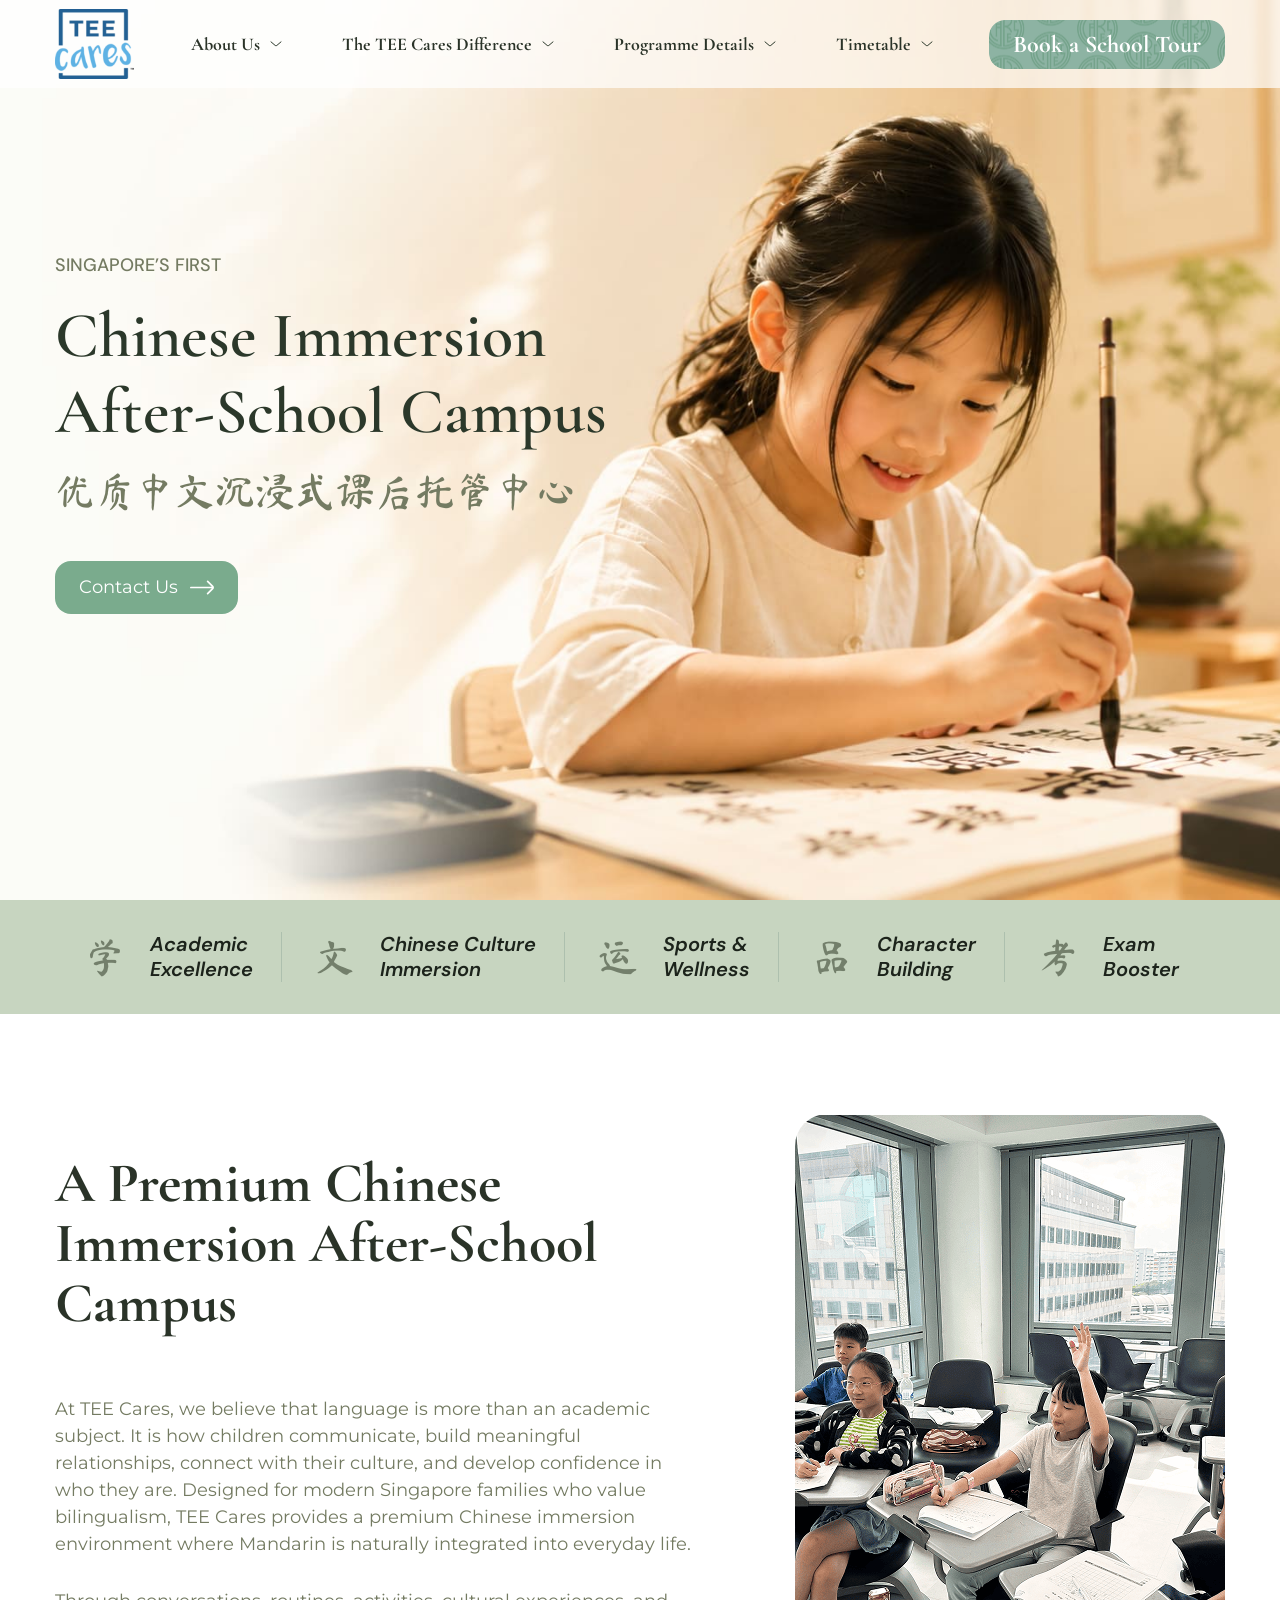
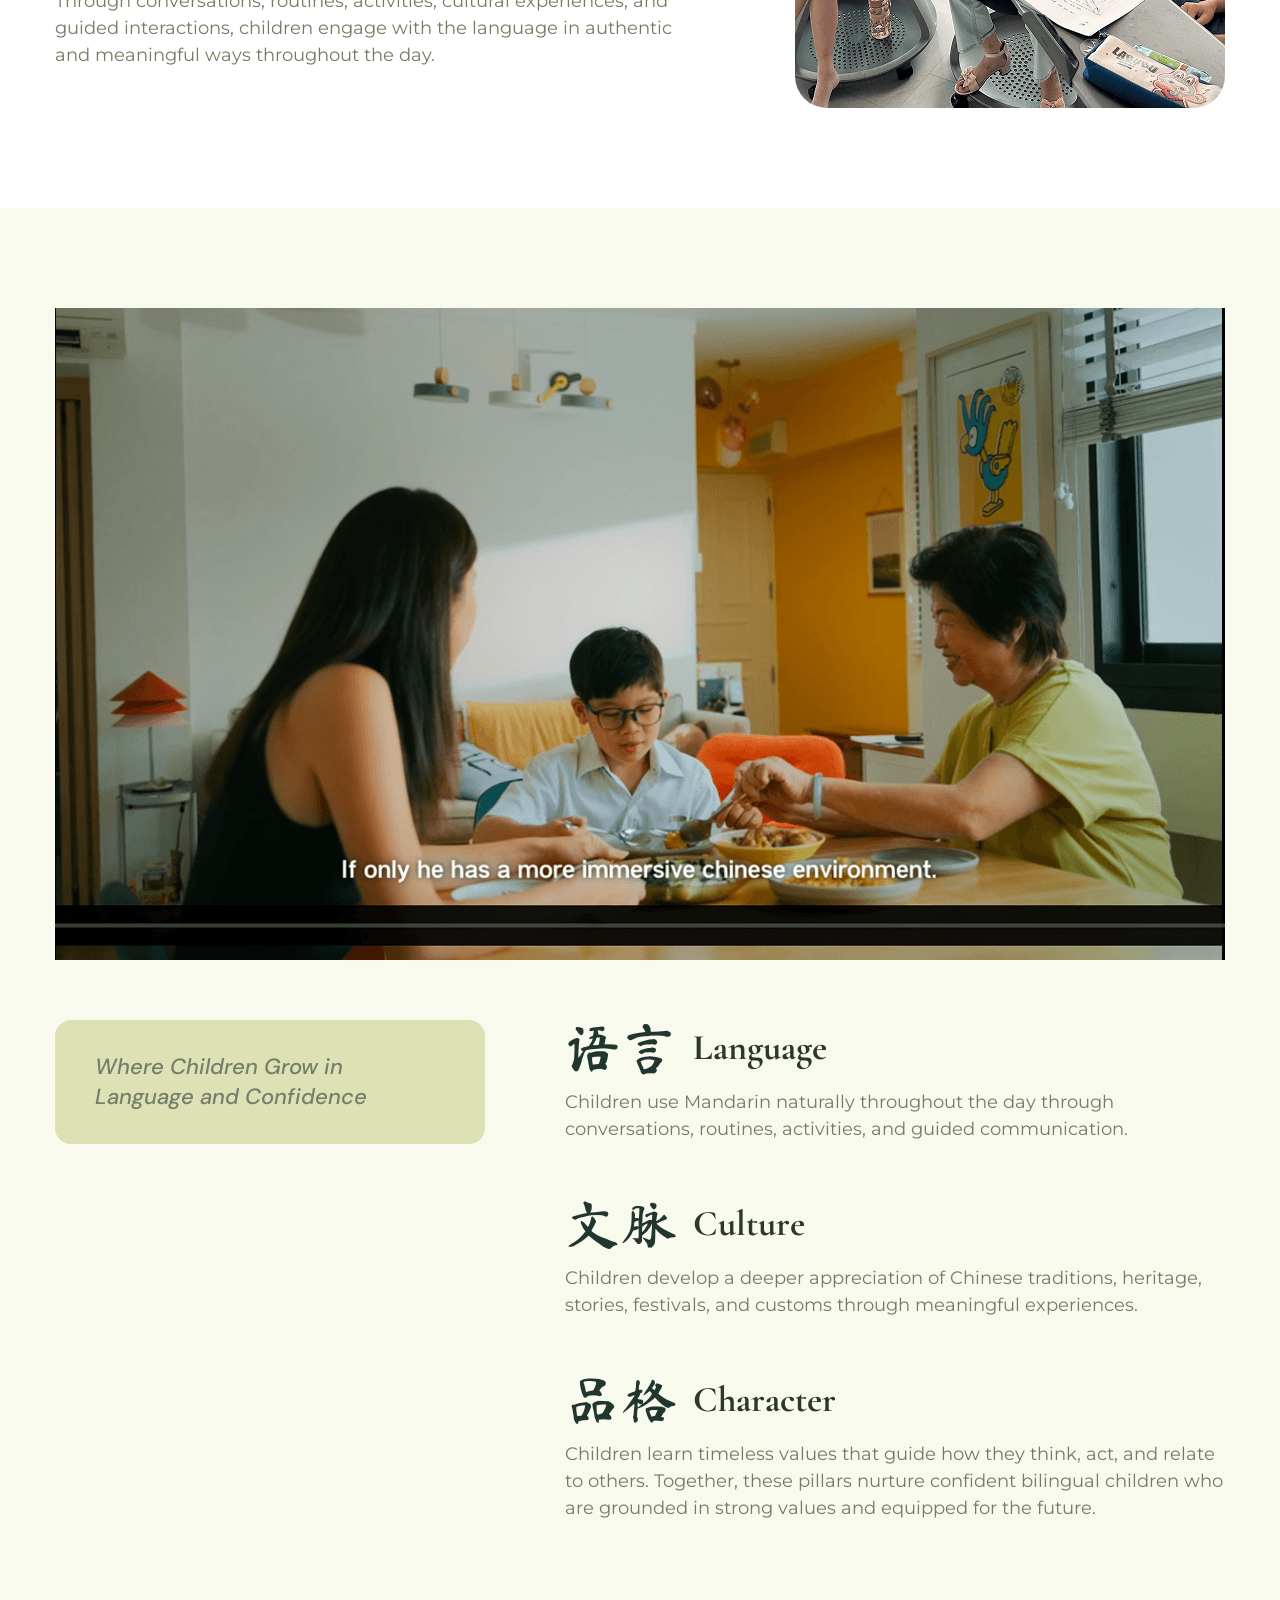
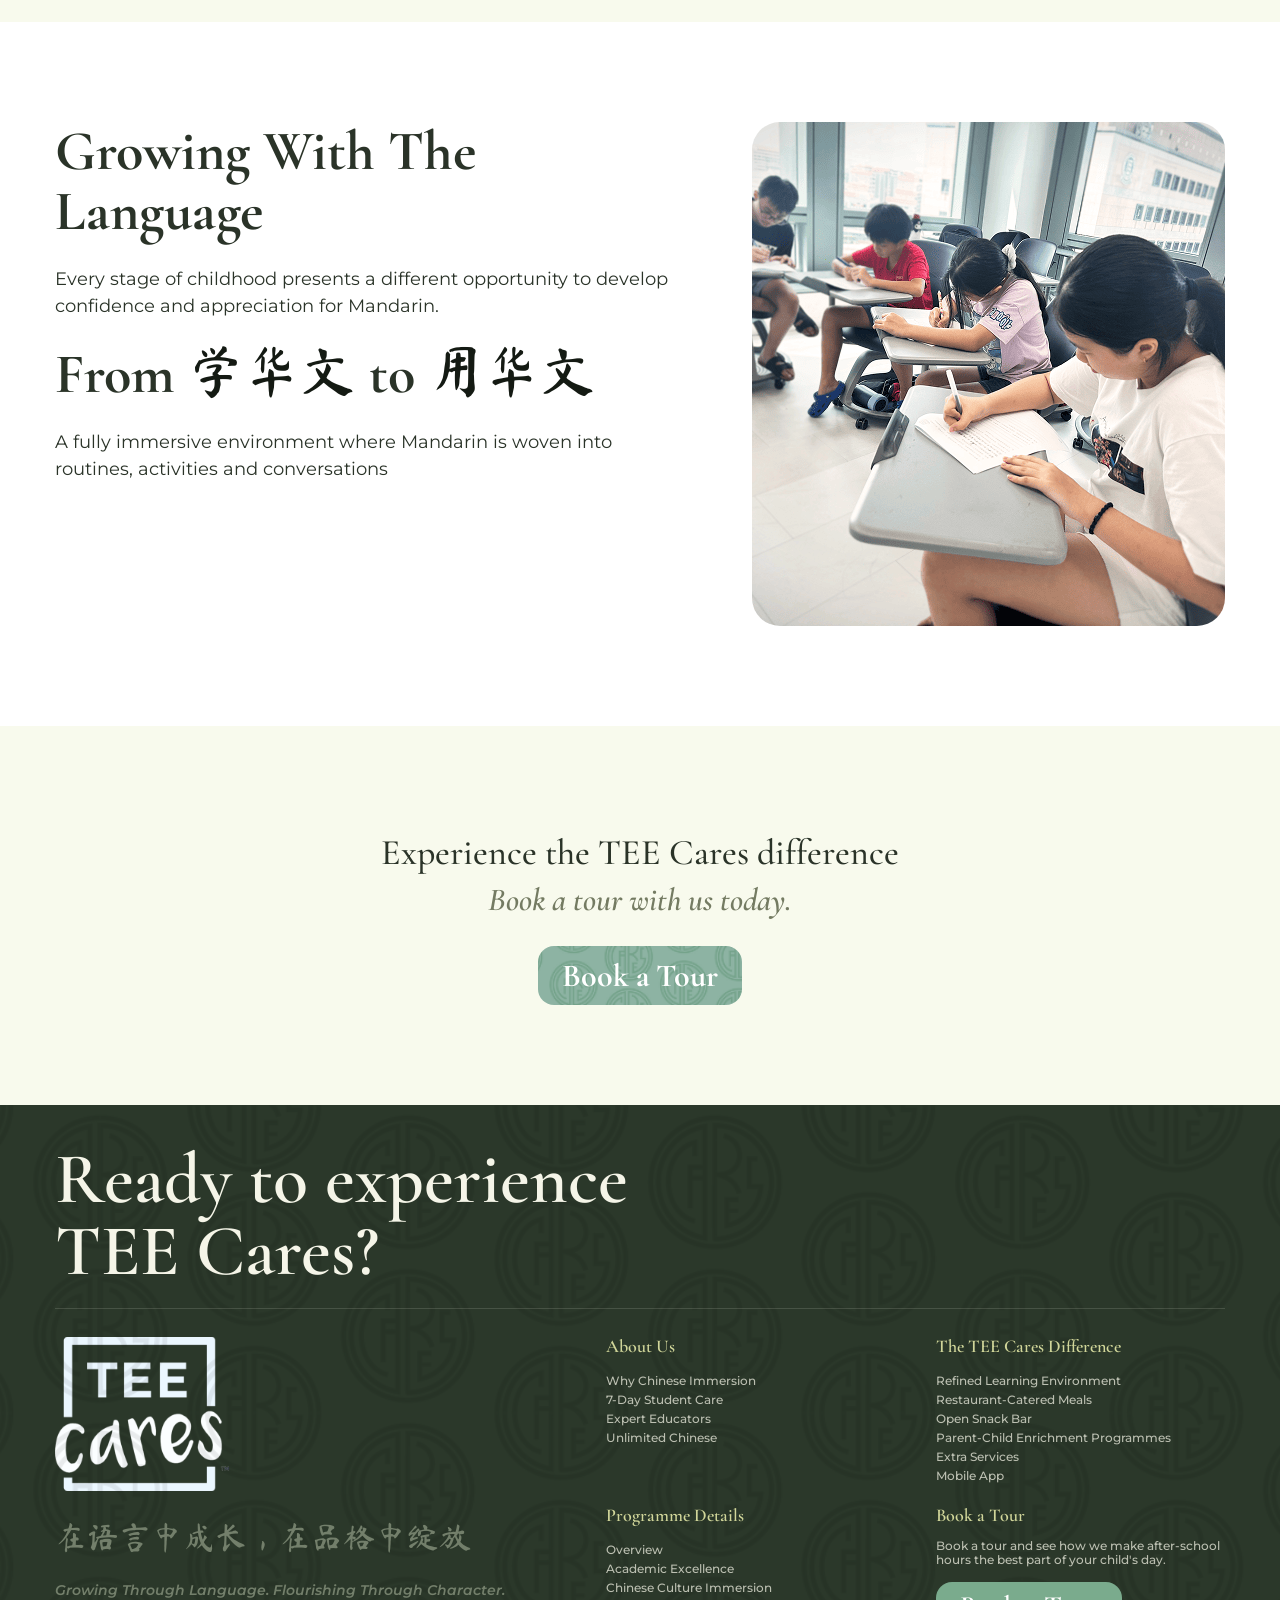
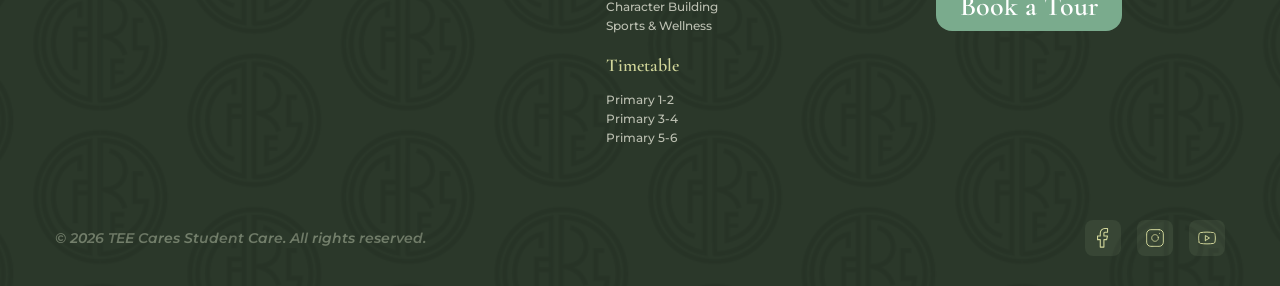
<file: index.html>
<!doctype html>
<html lang="en">

<head>
	<meta charset="UTF-8" />
	<meta name="viewport" content="width=device-width, initial-scale=1.0" />
	<title>TeeCares</title>
	<link rel="stylesheet" href="./assets/css/main.css" />
	<link rel="stylesheet" href="https://cdn.jsdelivr.net/npm/swiper@8/swiper-bundle.min.css">
	<link rel="stylesheet" href="https://cdn.jsdelivr.net/npm/aos@2.3.4/dist/aos.css">
	<link rel="preconnect" href="https://fonts.googleapis.com">
	<link rel="preconnect" href="https://fonts.gstatic.com" crossorigin>
	<link
		href="https://fonts.googleapis.com/css2?family=Cormorant+Garamond:wght@300;400;500;600;700&family=DM+Sans:wght@100..1000&family=Ma+Shan+Zheng&family=Montserrat:wght@100..900&display=swap"
		rel="stylesheet">
</head>

<body>
	<!-- Header -->
	<header id="masthead" class="site-header">
		<div class="container">
			<div class="main-navigation">
				<div class="header">
					<div class="header__container">
						<div class="header__logo">
							<a href="./index.html">
								<img loading="lazy" class="img-full" src="./assets/img/logo.svg" alt="TEE Cares logo">
							</a>
						</div>

						<nav class="header__nav js-nav">
							<ul>

								<li class="menu-item menu-item-has-children">

									<a href="./about.html">
										About Us
									</a>

									<ul class="sub-menu">

										<li class="menu-item">
											<a href="#">
												Primary 1-2
											</a>
										</li>

										<li class="menu-item">
											<a href="#">
												Primary 3-4
											</a>
										</li>

										<li class="menu-item">
											<a href="#">
												Primary 5-6
											</a>
										</li>

									</ul>

								</li>

								<li class="menu-item menu-item-has-children">

									<a href="#">
										The TEE Cares Difference
									</a>

									<ul class="sub-menu">

										<li class="menu-item">
											<a href="#">
												Primary 1-2
											</a>
										</li>

										<li class="menu-item">
											<a href="#">
												Primary 3-4
											</a>
										</li>

										<li class="menu-item">
											<a href="#">
												Primary 5-6
											</a>
										</li>

									</ul>

								</li>

								<li class="menu-item menu-item-has-children">

									<a href="./day-student-care.html">
										Programme Details
									</a>

									<ul class="sub-menu">

										<li class="menu-item">
											<a href="#">
												Primary 1-2
											</a>
										</li>

										<li class="menu-item">
											<a href="#">
												Primary 3-4
											</a>
										</li>

										<li class="menu-item">
											<a href="#">
												Primary 5-6
											</a>
										</li>

									</ul>

								</li>

								<li class="menu-item menu-item-has-children">

									<a href="#">
										Timetable
									</a>

									<ul class="sub-menu">

										<li class="menu-item">
											<a href="#">
												Primary 1-2
											</a>
										</li>

										<li class="menu-item">
											<a href="#">
												Primary 3-4
											</a>
										</li>

										<li class="menu-item">
											<a href="#">
												Primary 5-6
											</a>
										</li>

									</ul>

								</li>

							</ul>

							<div class="header__cta sp-only">
								<a href="#" class="btn btn-primary">
									Book a School Tour
								</a>
							</div>
						</nav>

						<!-- CTA -->
						<div class="header__actions">
							<a href="#" class="btn btn-primary">
								Book a School Tour
							</a>
						</div>

						<div class="header__toggle sp-only js-menu-toggle">
							<span></span>
							<span></span>
							<span></span>
						</div>
					</div>
				</div>
			</div>
		</div>
		<div class="header-overlay js-header-overlay"></div>
	</header>

	<!-- Main content -->
	<main class="no-padding">
		<section class="mv" style="background-image: url(./assets/img/mv.jpg);">
			<div class="container mv__wrapper">
				<div class="mv__introduce">
					<p data-aos="fade-up" data-aos-delay="200">
						SINGAPORE’S FIRST
					</p>
					<h1 data-aos="fade-up" data-aos-delay="400">
						Chinese Immersion After-School Campus
					</h1>
					<h2 data-aos="fade-up" data-aos-delay="600">
						优质中文沉浸式课后托管中心
					</h2>
					<div class="mv__contact" data-aos="fade-up" data-aos-delay="800">
						<a href="#" class="btn btn-secondary">
							<span class="btn__text">Contact Us</span>
	
							<span class="btn__icon"></span>
						</a>
					</div>
				</div>
			</div>
		</section>

		<section class="areas">
			<div class="container areas__container">
				<div class="home-col-5 swiper">
					<div class="swiper-wrapper">
						<div class="swiper-slide">
							<div class="areas__content">
								<div class="areas__sign">学</div>
								<div class="areas__name">Academic <br>Excellence</div>
							</div>
						</div>

						<div class="swiper-slide">
							<div class="areas__content">
								<div class="areas__sign">文</div>
								<div class="areas__name">
									Chinese Culture <br />Immersion
								</div>
							</div>
						</div>

						<div class="swiper-slide">
							<div class="areas__content">
								<div class="areas__sign">运</div>
								<div class="areas__name">
									Sports &amp; <br />Wellness
								</div>
							</div>
						</div>

						<div class="swiper-slide">
							<div class="areas__content">
								<div class="areas__sign">品</div>
								<div class="areas__name">
									Character <br />Building
								</div>
							</div>
						</div>

						<div class="swiper-slide">
							<div class="areas__content">
								<div class="areas__sign">考</div>
								<div class="areas__name">Exam <br />Booster</div>
							</div>
						</div>
					</div>
				</div>
			</div>
		</section>

		<section class="immersion py-100">
			<div class="container">
				<div class="immersion__core">
					<article class="immersion__info">
						<h2 class="immersion__title paragraph-title" data-aos="fade-up" data-aos-delay="200">
							A Premium Chinese Immersion After-School Campus
						</h2>
						<p class="immersion__p1 paragraph-text" data-aos="fade-up" data-aos-delay="400">
							At TEE Cares, we believe that language is more than an academic
							subject. It is how children communicate, build meaningful
							relationships, connect with their culture, and develop confidence
							in who they are. Designed for modern Singapore families who value
							bilingualism, TEE Cares provides a premium Chinese immersion
							environment where Mandarin is naturally integrated into everyday
							life.
						</p>
						<p class="immersion__p2 paragraph-text" data-aos="fade-up" data-aos-delay="600">
							Through conversations, routines, activities, cultural experiences,
							and guided interactions, children engage with the language in
							authentic and meaningful ways throughout the day.
						</p>
					</article>
					<div class="immersion__img">
						<img loading="lazy" class="img-full" src="./assets/img/campus.png"
							alt="A Premium Chinese Immersion After-School Campus" />
					</div>
				</div>
			</div>
		</section>

		<section class="value py-100">
			<div class="container">
				<div class="value__video">
					<img loading="lazy" class="img-full" src="./assets/img/video1.png"
						alt="A Premium Chinese Immersion After-School Campus" />
				</div>
				<div class="value__info">
					<div class="value__grow">
						<div class="value__slogan font-dms" data-aos="fade-up" data-aos-delay="200">
							Where Children Grow in <br class="value__br" />Language and Confidence
						</div>
					</div>
					<article class="value__core">
						<div class="value__area">
							<h2 class="value__title" data-aos="fade-up" data-aos-delay="400">
								<span class="value__cn-title font-msz">语言</span>
								<span class="value__en-title font-cg">Language</span>
							</h2>
							<p class="value__reason paragraph-text" data-aos="fade-up" data-aos-delay="600">
								Children use Mandarin naturally throughout the day through
								conversations, routines, activities, and guided communication.
							</p>
						</div>
						<div class="value__area">
							<h2 class="value__title" data-aos="fade-up" data-aos-delay="800">
								<span class="value__cn-title font-msz">文脉</span>
								<span class="value__en-title font-cg">Culture</span>
							</h2>
							<p class="value__reason paragraph-text" data-aos="fade-up" data-aos-delay="1000">
								Children develop a deeper appreciation of Chinese traditions,
								heritage, stories, festivals, and customs through meaningful
								experiences.
							</p>
						</div>
						<div class="value__area">
							<h2 class="value__title" data-aos="fade-up" data-aos-delay="1200">
								<span class="value__cn-title font-msz">品格</span>
								<span class="value__en-title font-cg">Character</span>
							</h2>
							<p class="value__reason paragraph-text" data-aos="fade-up" data-aos-delay="1400">
								Children learn timeless values that guide how they think, act,
								and relate to others. Together, these pillars nurture confident
								bilingual children who are grounded in strong values and
								equipped for the future.
							</p>
						</div>
					</article>
				</div>
			</div>
		</section>

		<section class="growing py-100">
			<div class="container">
				<div class="growing__core">
					<article class="growing__info">
						<div class="growing__wrapper">
							<h2 class="growing__title paragraph-title" data-aos="fade-up" data-aos-delay="200">
								Growing With The Language
							</h2>
							<p class="growing__text paragraph-text" data-aos="fade-up" data-aos-delay="400">
								Every stage of childhood presents a different opportunity to
								develop confidence and appreciation for Mandarin.
							</p>
						</div>
						<div class="growing__wrapper">
							<h2 class="growing__title paragraph-title" data-aos="fade-up" data-aos-delay="600">
								From <span class="growing__cn-title font-msz">学华文</span> to
								<span class="growing__cn-title font-msz">用华文</span>
							</h2>
							<p class="growing__text paragraph-text" data-aos="fade-up" data-aos-delay="800">
								A fully immersive environment where Mandarin is woven into
								routines, activities and conversations
							</p>
						</div>
					</article>
					<div class="growing__img">
						<img loading="lazy" class="img-full" src="./assets/img/grow.png"
							alt="Growing With The Language" />
					</div>
				</div>
			</div>
		</section>

		<section class="booking py-100">
			<div class="container">
				<div class="booking__info">
					<h2 class="booking__slogan font-cg" data-aos="fade-up" data-aos-delay="200">
						Experience the TEE Cares difference
					</h2>
					<p class="booking__call font-cg" data-aos="fade-up" data-aos-delay="400">
						Book a tour with us today.
					</p>

					<div class="booking__btn" data-aos="fade-up" data-aos-delay="600">
						<a href="#" class="btn btn-primary btn--booking">
							Book a Tour
						</a>
					</div>
				</div>
			</div>
		</section>
	</main>

	<!-- Footer -->
	<footer id="colophon" class="site-footer">

		<div class="footer">
			<div class="footer__pattern"></div>
			<div class="container">
				<h2 class="footer__ready font-cg" data-aos="fade-up">Ready to experience<br>TEE Cares?</h2>

				<div class="footer__content">
					<div class="footer__brand">
						<a href="./index.html" class="footer__logo">
							<img loading="lazy" class="img-full" src="./assets/img/logo-footer.svg" alt="Teecares Logo">
						</a>
						<h2 class="footer__cn-slogan font-msz" data-aos="fade-up">在语言中成长，在品格中绽放</h2>
						<h2 class="footer__en-slogan font-mont" data-aos="fade-up">Growing Through Language. Flourishing
							Through Character.
						</h2>
					</div>
					<div class="footer__info">
						<div class="footer__group footer__group--about" data-aos="fade-up">
							<h3 class="footer__title font-cg">About Us</h3>

							<ul class="footer__list">
								<li class="footer__item">
									<a class="footer__link font-mont" href="#">
										Why Chinese Immersion
									</a>
								</li>

								<li class="footer__item">
									<a class="footer__link font-mont" href="./day-student-care.html">
										7-Day Student Care
									</a>
								</li>

								<li class="footer__item">
									<a class="footer__link font-mont" href="#">
										Expert Educators
									</a>
								</li>

								<li class="footer__item">
									<a class="footer__link font-mont" href="#">
										Unlimited Chinese
									</a>
								</li>
							</ul>
						</div>

						<div class="footer__group footer__group--difference" data-aos="fade-up">
							<h3 class="footer__title font-cg">The TEE Cares Difference</h3>

							<ul class="footer__list">
								<li class="footer__item">
									<a class="footer__link font-mont" href="#">
										Refined Learning Environment
									</a>
								</li>

								<li class="footer__item">
									<a class="footer__link font-mont" href="#">
										Restaurant-Catered Meals
									</a>
								</li>

								<li class="footer__item">
									<a class="footer__link font-mont" href="#">
										Open Snack Bar
									</a>
								</li>

								<li class="footer__item">
									<a class="footer__link font-mont" href="#">
										Parent-Child Enrichment Programmes
									</a>
								</li>

								<li class="footer__item">
									<a class="footer__link font-mont" href="#">
										Extra Services
									</a>
								</li>

								<li class="footer__item">
									<a class="footer__link font-mont" href="#">
										Mobile App
									</a>
								</li>
							</ul>
						</div>

						<div class="footer__group footer__group--programme" data-aos="fade-up">
							<h3 class="footer__title font-cg">Programme Details</h3>

							<ul class="footer__list">
								<li class="footer__item">
									<a class="footer__link font-mont" href="#">
										Overview
									</a>
								</li>

								<li class="footer__item">
									<a class="footer__link font-mont" href="#">
										Academic Excellence
									</a>
								</li>

								<li class="footer__item">
									<a class="footer__link font-mont" href="#">
										Chinese Culture Immersion
									</a>
								</li>

								<li class="footer__item">
									<a class="footer__link font-mont" href="#">
										Character Building
									</a>
								</li>

								<li class="footer__item">
									<a class="footer__link font-mont" href="#">
										Sports &amp; Wellness
									</a>
								</li>
							</ul>
						</div>

						<div class="footer__group footer__group--tour" data-aos="fade-up">
							<h3 class="footer__title font-cg">Book a Tour</h3>

							<p class="footer__text font-mont">
								Book a tour and see how we make after-school hours
								the best part of your child's day.
							</p>

							<div class="footer__button">
								<a href="#" class="btn btn-normal btn--footer">
									Book a Tour
								</a>
							</div>
						</div>

						<div class="footer__group footer__group--timetable" data-aos="fade-up">
							<h3 class="footer__title font-cg">Timetable</h3>

							<ul class="footer__list">
								<li class="footer__item">
									<a class="footer__link font-mont" href="#">
										Primary 1-2
									</a>
								</li>

								<li class="footer__item">
									<a class="footer__link font-mont" href="#">
										Primary 3-4
									</a>
								</li>

								<li class="footer__item">
									<a class="footer__link font-mont" href="#">
										Primary 5-6
									</a>
								</li>
							</ul>
						</div>

					</div>
				</div>

				<div class="footer__contact">
					<p class="footer__copyright font-mont">© 2026 TEE Cares Student Care. All rights reserved.</p>
					<div class="footer__socials">
						<a href="#" class="footer__social flex-center">
							<div class="footer__social-icon">
								<img loading="lazy" class="img-full" src="./assets/img/icons/fb.svg"
									alt="Facebook Icon">
							</div>
						</a>
						<a href="#" class="footer__social flex-center">
							<div class="footer__social-icon">
								<img loading="lazy" class="img-full" src="./assets/img/icons/ins.svg"
									alt="Instagram Icon">
							</div>
						</a>
						<a href="#" class="footer__social flex-center">
							<div class="footer__social-icon">
								<img loading="lazy" class="img-full" src="./assets/img/icons/youtube.svg"
									alt="Youtube Icon">
							</div>
						</a>
					</div>
				</div>
			</div>
		</div>

	</footer>

	<script type="module" src="./assets/js/main.js"></script>
	<script src="https://cdn.jsdelivr.net/npm/swiper@8/swiper-bundle.min.js"></script>
	<script src="https://cdn.jsdelivr.net/npm/aos@2.3.4/dist/aos.js"></script>
</body>

</html>
</file>
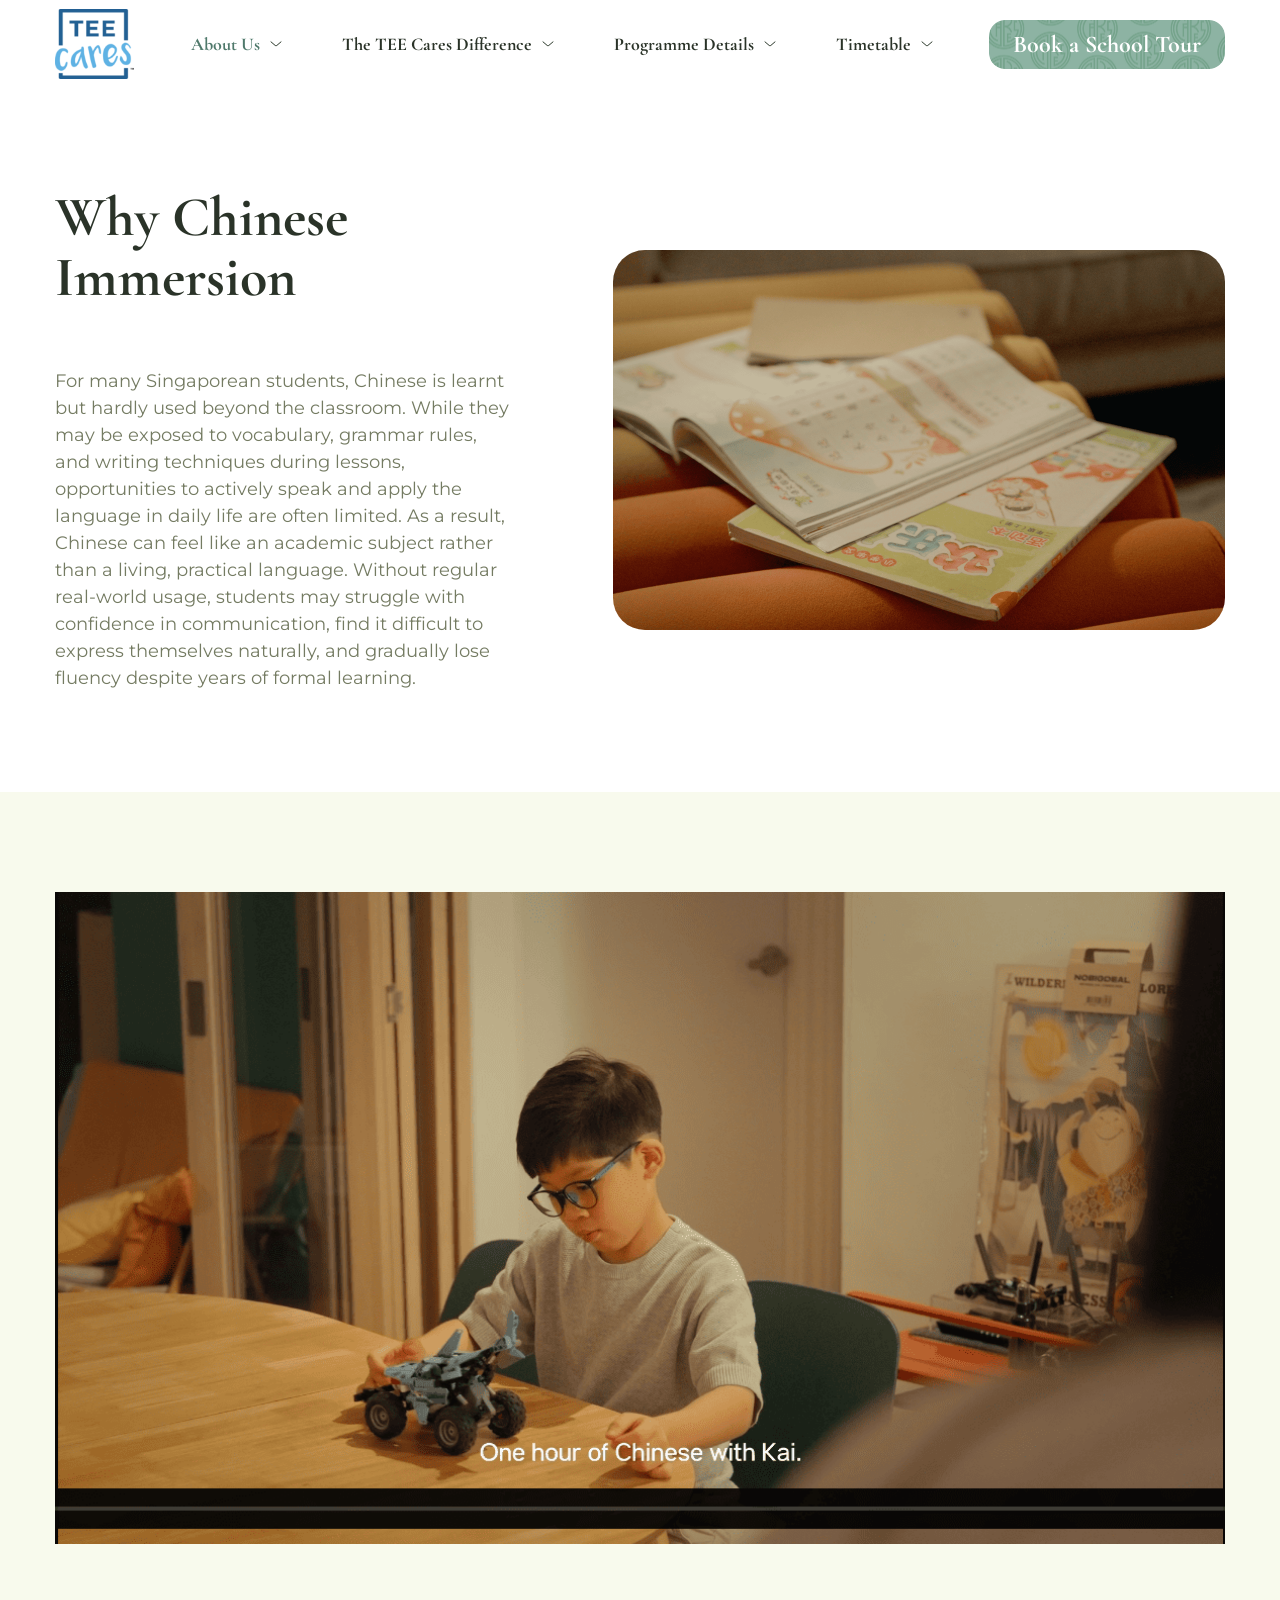
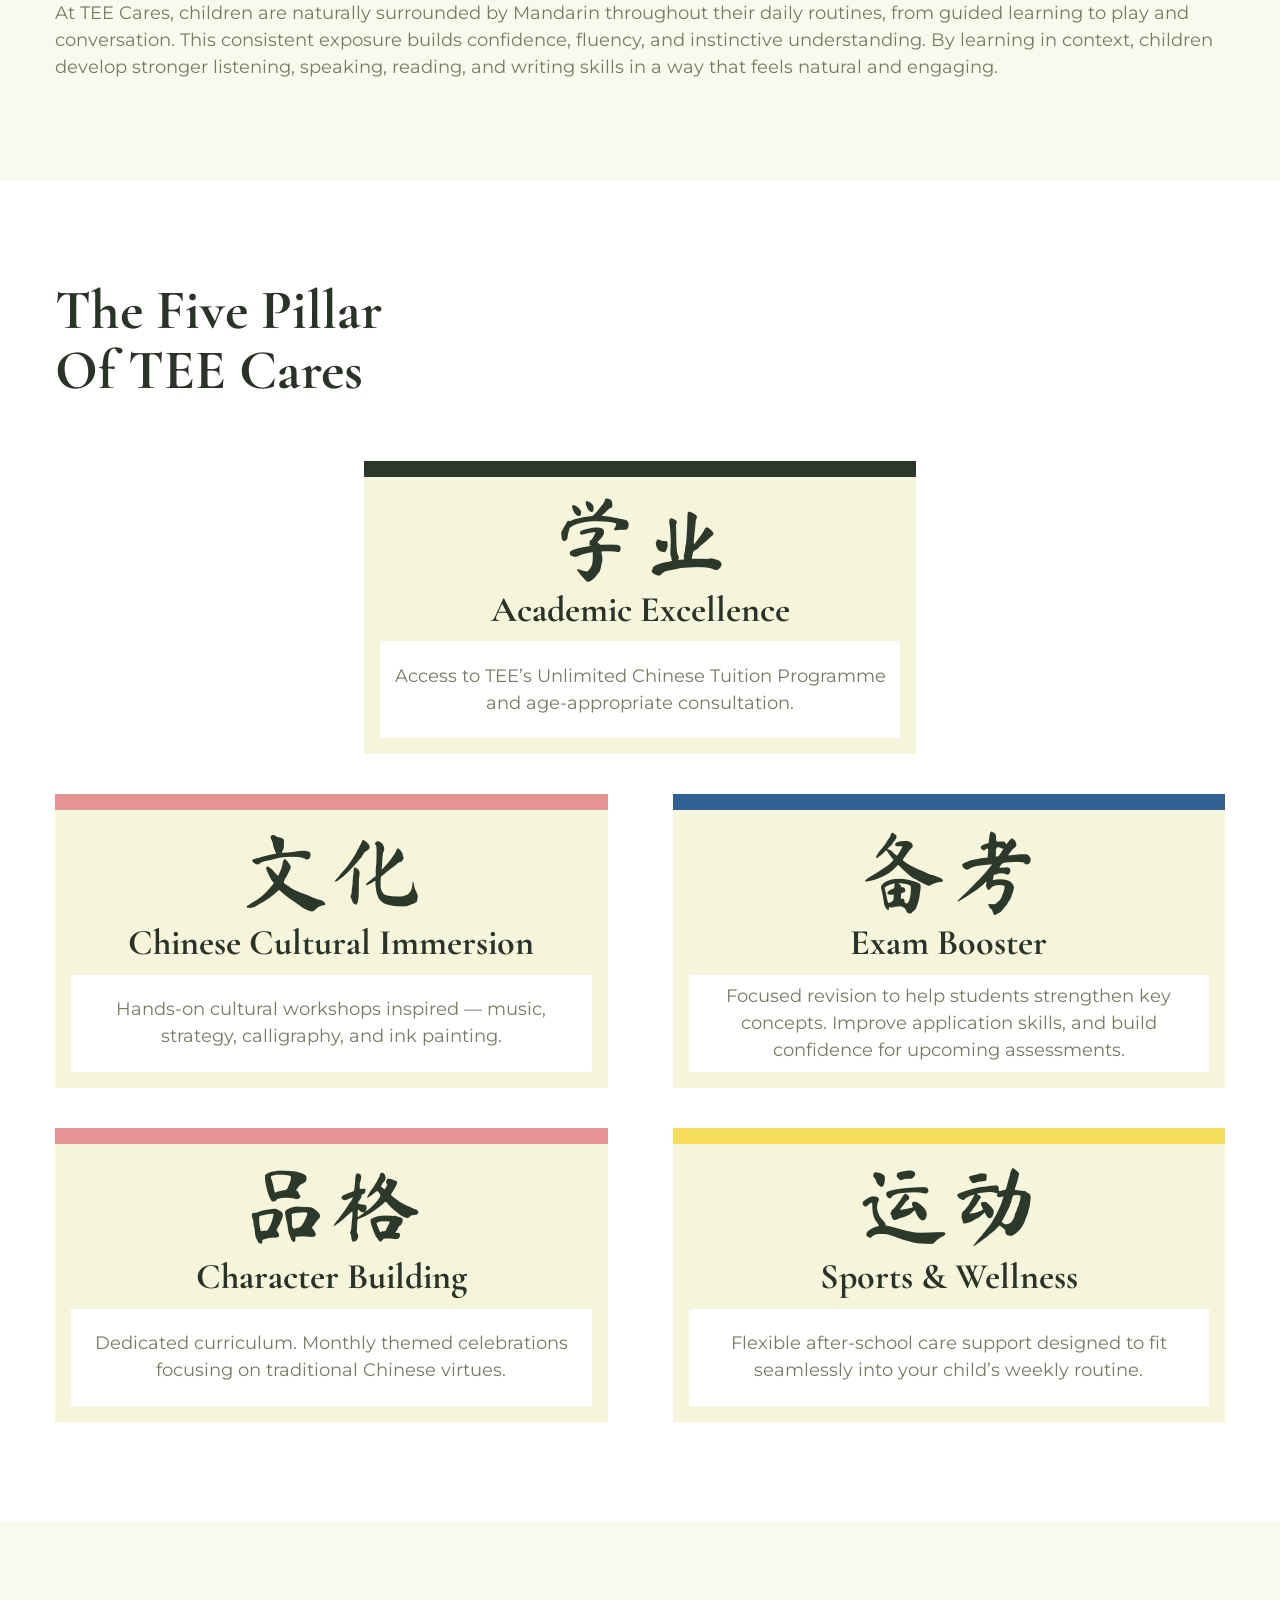
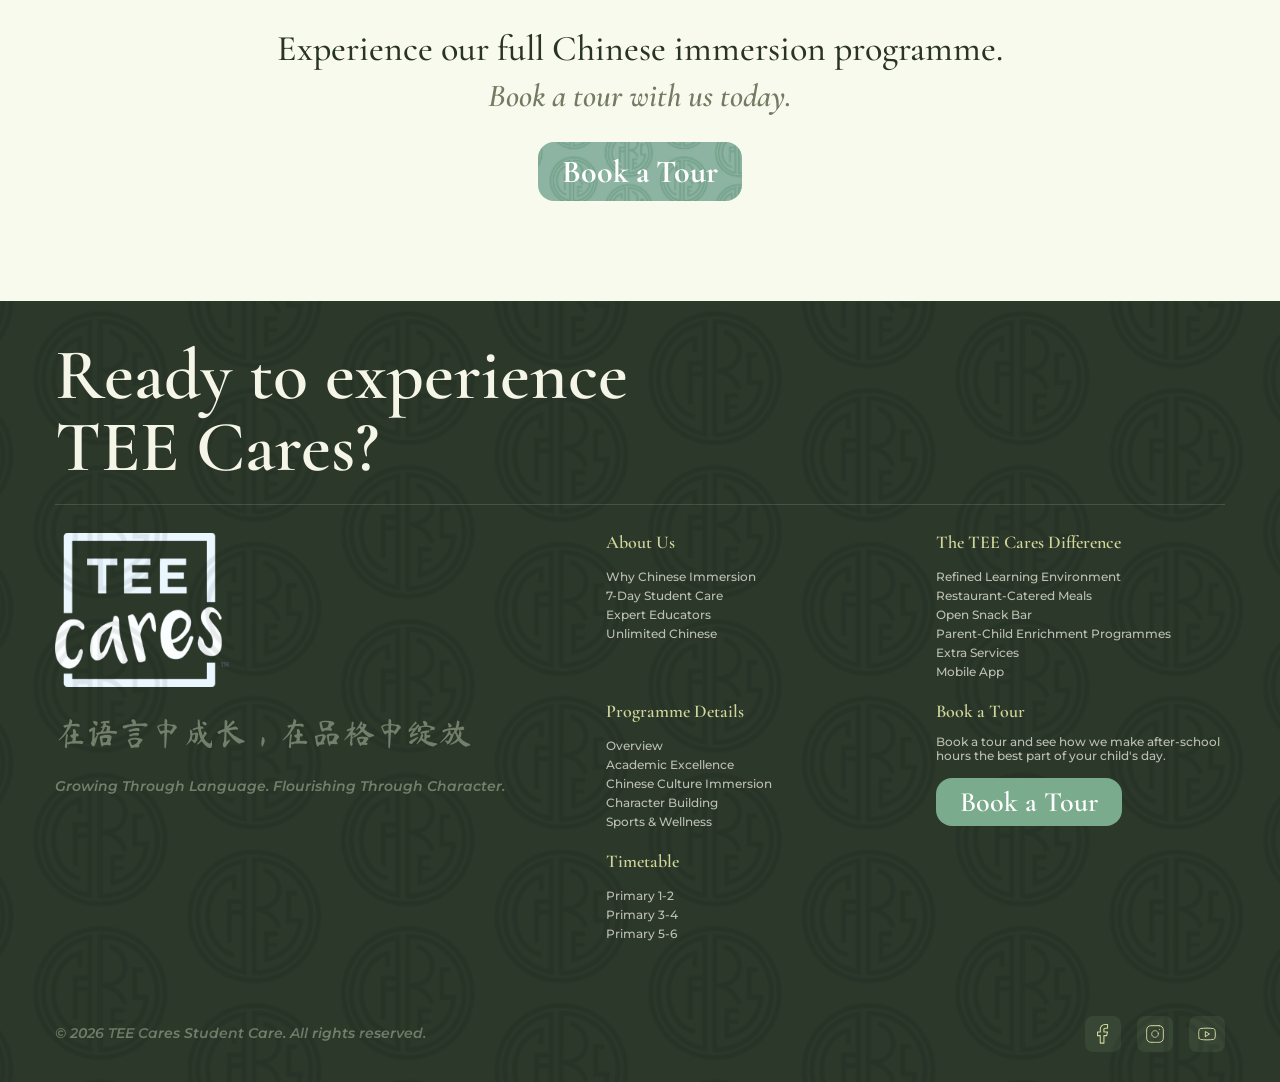
<file: about.html>
<!doctype html>
<html lang="en">

<head>
	<meta charset="UTF-8" />
	<meta name="viewport" content="width=device-width, initial-scale=1.0" />
	<title>TeeCares</title>
	<link rel="stylesheet" href="./assets/css/main.css" />
	<link rel="stylesheet" href="https://cdn.jsdelivr.net/npm/swiper@8/swiper-bundle.min.css">
	<link rel="stylesheet" href="https://cdn.jsdelivr.net/npm/aos@2.3.4/dist/aos.css">
	<link rel="preconnect" href="https://fonts.googleapis.com">
	<link rel="preconnect" href="https://fonts.gstatic.com" crossorigin>
	<link
		href="https://fonts.googleapis.com/css2?family=Cormorant+Garamond:wght@300;400;500;600;700&family=DM+Sans:wght@100..1000&family=Ma+Shan+Zheng&family=Montserrat:wght@100..900&display=swap"
		rel="stylesheet">
</head>

<body>
	<!-- Header -->
	<header id="masthead" class="site-header">
		<div class="container">
			<div class="main-navigation">
				<div class="header">
					<div class="header__container">
						<div class="header__logo">
							<a href="./index.html">
								<img loading="lazy" class="img-full" src="./assets/img/logo.svg" alt="TEE Cares logo">
							</a>
						</div>

						<nav class="header__nav js-nav">
							<ul>

								<li class="menu-item menu-item-has-children">

									<a href="./about.html">
										About Us
									</a>

									<ul class="sub-menu">

										<li class="menu-item">
											<a href="#">
												Primary 1-2
											</a>
										</li>

										<li class="menu-item">
											<a href="#">
												Primary 3-4
											</a>
										</li>

										<li class="menu-item">
											<a href="#">
												Primary 5-6
											</a>
										</li>

									</ul>

								</li>

								<li class="menu-item menu-item-has-children">

									<a href="#">
										The TEE Cares Difference
									</a>

									<ul class="sub-menu">

										<li class="menu-item">
											<a href="#">
												Primary 1-2
											</a>
										</li>

										<li class="menu-item">
											<a href="#">
												Primary 3-4
											</a>
										</li>

										<li class="menu-item">
											<a href="#">
												Primary 5-6
											</a>
										</li>

									</ul>

								</li>

								<li class="menu-item menu-item-has-children">

									<a href="./day-student-care.html">
										Programme Details
									</a>

									<ul class="sub-menu">

										<li class="menu-item">
											<a href="#">
												Primary 1-2
											</a>
										</li>

										<li class="menu-item">
											<a href="#">
												Primary 3-4
											</a>
										</li>

										<li class="menu-item">
											<a href="#">
												Primary 5-6
											</a>
										</li>

									</ul>

								</li>

								<li class="menu-item menu-item-has-children">

									<a href="#">
										Timetable
									</a>

									<ul class="sub-menu">

										<li class="menu-item">
											<a href="#">
												Primary 1-2
											</a>
										</li>

										<li class="menu-item">
											<a href="#">
												Primary 3-4
											</a>
										</li>

										<li class="menu-item">
											<a href="#">
												Primary 5-6
											</a>
										</li>

									</ul>

								</li>

							</ul>

							<div class="header__cta sp-only">
								<a href="#" class="btn btn-primary">
									Book a School Tour
								</a>
							</div>
						</nav>

						<!-- CTA -->
						<div class="header__actions">
							<a href="#" class="btn btn-primary">
								Book a School Tour
							</a>
						</div>

						<div class="header__toggle sp-only js-menu-toggle">
							<span></span>
							<span></span>
							<span></span>
						</div>
					</div>
				</div>
			</div>
		</div>
		<div class="header-overlay js-header-overlay"></div>
	</header>

	<!-- Main content -->
	<main>
		<section class="reason py-100">
			<div class="container reason__content">
				<div class="reason__explain">
					<h1 class="reason__title paragraph-title" data-aos="fade-up" data-aos-delay="200">Why Chinese
						Immersion</h1>
					<p class="reason__text paragraph-text" data-aos="fade-up" data-aos-delay="400">For many Singaporean
						students, Chinese is learnt but hardly
						used beyond the
						classroom. While they may be exposed to vocabulary, grammar rules, and writing techniques during
						lessons, opportunities to actively speak and apply the language in daily life are often limited.
						As a result, Chinese can feel like an academic subject rather than a living, practical language.
						Without regular real-world usage, students may struggle with confidence in communication, find
						it difficult to express themselves naturally, and gradually lose fluency despite years of formal
						learning.</p>
				</div>
				<div class="reason__img">
					<img loading="lazy" class="img-full" src="./assets/img/reason.png" alt="Why Chinese Immersion">
				</div>
			</div>
		</section>

		<section class="demonstrate py-100">
			<div class="container">
				<div class="demonstrate__video">
					<img loading="lazy" class="img-full" src="./assets/img/demonstrate.png" alt="Why Chinese Immersion">
				</div>
				<p class="demonstrate__text paragraph-text" data-aos="fade-up">At TEE Cares, children are naturally
					surrounded by Mandarin
					throughout
					their daily routines, from guided
					learning to play and conversation. This consistent exposure builds confidence, fluency, and
					instinctive
					understanding. By learning in context, children develop stronger listening, speaking, reading, and
					writing skills
					in a way that feels natural and engaging.</p>
			</div>
		</section>

		<section class="pillars py-100">
			<div class="container">
				<h2 class="paragraph-title" data-aos="fade-up">The Five Pillar<br>
					Of TEE Cares</h2>

				<div class="pillars__list">
					<div class="pillars__item" data-aos="fade-up" data-aos-delay="200">
						<div class="pillars__header"></div>
						<div class="pillars__content">
							<div class="pillars__sign font-msz">学业</div>

							<h3 class="pillars__title paragraph-title">
								Academic Excellence
							</h3>

							<div class="pillars__description">
								<p class="line-clamp-3 paragraph-text">
									Access to TEE’s Unlimited Chinese Tuition Programme
									and age-appropriate consultation.
								</p>
							</div>
						</div>
					</div>
					<div class="pillars__item" data-aos="fade-up" data-aos-delay="400">
						<div class="pillars__header pillars__header--pink"></div>
						<div class="pillars__content">
							<div class="pillars__sign font-msz">文化</div>

							<h3 class="pillars__title paragraph-title">
								Chinese Cultural Immersion
							</h3>

							<div class="pillars__description">
								<p class="line-clamp-3 paragraph-text">
									Hands-on cultural workshops inspired — music, strategy, calligraphy, and ink
									painting.
								</p>
							</div>
						</div>
					</div>
					<div class="pillars__item" data-aos="fade-up" data-aos-delay="600">
						<div class="pillars__header pillars__header--blue"></div>
						<div class="pillars__content">
							<div class="pillars__sign font-msz">备考</div>

							<h3 class="pillars__title paragraph-title">
								Exam Booster
							</h3>

							<div class="pillars__description">
								<p class="line-clamp-3 paragraph-text">
									Focused revision to help students strengthen key concepts. Improve application
									skills, and build confidence for upcoming assessments.
								</p>
							</div>
						</div>
					</div>
					<div class="pillars__item" data-aos="fade-up" data-aos-delay="800">
						<div class="pillars__header pillars__header--pink"></div>
						<div class="pillars__content">
							<div class="pillars__sign font-msz">品格</div>

							<h3 class="pillars__title paragraph-title">
								Character Building
							</h3>

							<div class="pillars__description">
								<p class="line-clamp-3 paragraph-text">
									Dedicated curriculum. Monthly themed celebrations focusing on traditional Chinese
									virtues.
								</p>
							</div>
						</div>
					</div>
					<div class="pillars__item" data-aos="fade-up" data-aos-delay="1000">
						<div class="pillars__header pillars__header--yellow"></div>
						<div class="pillars__content">
							<div class="pillars__sign font-msz">运动</div>

							<h3 class="pillars__title paragraph-title">
								Sports & Wellness
							</h3>

							<div class="pillars__description">
								<p class="line-clamp-3 paragraph-text">
									Flexible after-school care support designed to fit seamlessly into your child’s
									weekly
									routine.
								</p>
							</div>
						</div>
					</div>
				</div>
			</div>
		</section>

		<section class="booking py-100">
			<div class="container">
				<div class="booking__info">
					<h2 class="booking__slogan font-cg" data-aos="fade-up" data-aos-delay="200">
						Experience our full Chinese immersion programme.
					</h2>
					<p class="booking__call font-cg" data-aos="fade-up" data-aos-delay="400">
						Book a tour with us today.
					</p>

					<div class="booking__btn" data-aos="fade-up" data-aos-delay="600">
						<a href="#" class="btn btn-primary btn--booking">
							Book a Tour
						</a>
					</div>
				</div>
			</div>
		</section>
	</main>

	<!-- Footer -->
	<footer id="colophon" class="site-footer">

		<div class="footer">
			<div class="footer__pattern"></div>
			<div class="container">
				<h2 class="footer__ready font-cg" data-aos="fade-up">Ready to experience<br>TEE Cares?</h2>

				<div class="footer__content">
					<div class="footer__brand">
						<a href="./index.html" class="footer__logo">
							<img loading="lazy" class="img-full" src="./assets/img/logo-footer.svg" alt="Teecares Logo">
						</a>
						<h2 class="footer__cn-slogan font-msz" data-aos="fade-up">在语言中成长，在品格中绽放</h2>
						<h2 class="footer__en-slogan font-mont" data-aos="fade-up">Growing Through Language. Flourishing
							Through Character.
						</h2>
					</div>
					<div class="footer__info">
						<div class="footer__group footer__group--about" data-aos="fade-up">
							<h3 class="footer__title font-cg">About Us</h3>

							<ul class="footer__list">
								<li class="footer__item">
									<a class="footer__link font-mont" href="#">
										Why Chinese Immersion
									</a>
								</li>

								<li class="footer__item">
									<a class="footer__link font-mont" href="./day-student-care.html">
										7-Day Student Care
									</a>
								</li>

								<li class="footer__item">
									<a class="footer__link font-mont" href="#">
										Expert Educators
									</a>
								</li>

								<li class="footer__item">
									<a class="footer__link font-mont" href="#">
										Unlimited Chinese
									</a>
								</li>
							</ul>
						</div>

						<div class="footer__group footer__group--difference" data-aos="fade-up">
							<h3 class="footer__title font-cg">The TEE Cares Difference</h3>

							<ul class="footer__list">
								<li class="footer__item">
									<a class="footer__link font-mont" href="#">
										Refined Learning Environment
									</a>
								</li>

								<li class="footer__item">
									<a class="footer__link font-mont" href="#">
										Restaurant-Catered Meals
									</a>
								</li>

								<li class="footer__item">
									<a class="footer__link font-mont" href="#">
										Open Snack Bar
									</a>
								</li>

								<li class="footer__item">
									<a class="footer__link font-mont" href="#">
										Parent-Child Enrichment Programmes
									</a>
								</li>

								<li class="footer__item">
									<a class="footer__link font-mont" href="#">
										Extra Services
									</a>
								</li>

								<li class="footer__item">
									<a class="footer__link font-mont" href="#">
										Mobile App
									</a>
								</li>
							</ul>
						</div>

						<div class="footer__group footer__group--programme" data-aos="fade-up">
							<h3 class="footer__title font-cg">Programme Details</h3>

							<ul class="footer__list">
								<li class="footer__item">
									<a class="footer__link font-mont" href="#">
										Overview
									</a>
								</li>

								<li class="footer__item">
									<a class="footer__link font-mont" href="#">
										Academic Excellence
									</a>
								</li>

								<li class="footer__item">
									<a class="footer__link font-mont" href="#">
										Chinese Culture Immersion
									</a>
								</li>

								<li class="footer__item">
									<a class="footer__link font-mont" href="#">
										Character Building
									</a>
								</li>

								<li class="footer__item">
									<a class="footer__link font-mont" href="#">
										Sports &amp; Wellness
									</a>
								</li>
							</ul>
						</div>

						<div class="footer__group footer__group--tour" data-aos="fade-up">
							<h3 class="footer__title font-cg">Book a Tour</h3>

							<p class="footer__text font-mont">
								Book a tour and see how we make after-school hours
								the best part of your child's day.
							</p>

							<div class="footer__button">
								<a href="#" class="btn btn-normal btn--footer">
									Book a Tour
								</a>
							</div>
						</div>

						<div class="footer__group footer__group--timetable" data-aos="fade-up">
							<h3 class="footer__title font-cg">Timetable</h3>

							<ul class="footer__list">
								<li class="footer__item">
									<a class="footer__link font-mont" href="#">
										Primary 1-2
									</a>
								</li>

								<li class="footer__item">
									<a class="footer__link font-mont" href="#">
										Primary 3-4
									</a>
								</li>

								<li class="footer__item">
									<a class="footer__link font-mont" href="#">
										Primary 5-6
									</a>
								</li>
							</ul>
						</div>

					</div>
				</div>

				<div class="footer__contact">
					<p class="footer__copyright font-mont">© 2026 TEE Cares Student Care. All rights reserved.</p>
					<div class="footer__socials">
						<a href="#" class="footer__social flex-center">
							<div class="footer__social-icon">
								<img loading="lazy" class="img-full" src="./assets/img/icons/fb.svg"
									alt="Facebook Icon">
							</div>
						</a>
						<a href="#" class="footer__social flex-center">
							<div class="footer__social-icon">
								<img loading="lazy" class="img-full" src="./assets/img/icons/ins.svg"
									alt="Instagram Icon">
							</div>
						</a>
						<a href="#" class="footer__social flex-center">
							<div class="footer__social-icon">
								<img loading="lazy" class="img-full" src="./assets/img/icons/youtube.svg"
									alt="Youtube Icon">
							</div>
						</a>
					</div>
				</div>
			</div>
		</div>

	</footer>

	<script type="module" src="./assets/js/main.js"></script>
	<script src="https://cdn.jsdelivr.net/npm/swiper@8/swiper-bundle.min.js"></script>
	<script src="https://cdn.jsdelivr.net/npm/aos@2.3.4/dist/aos.js"></script>
</body>

</html>
</file>
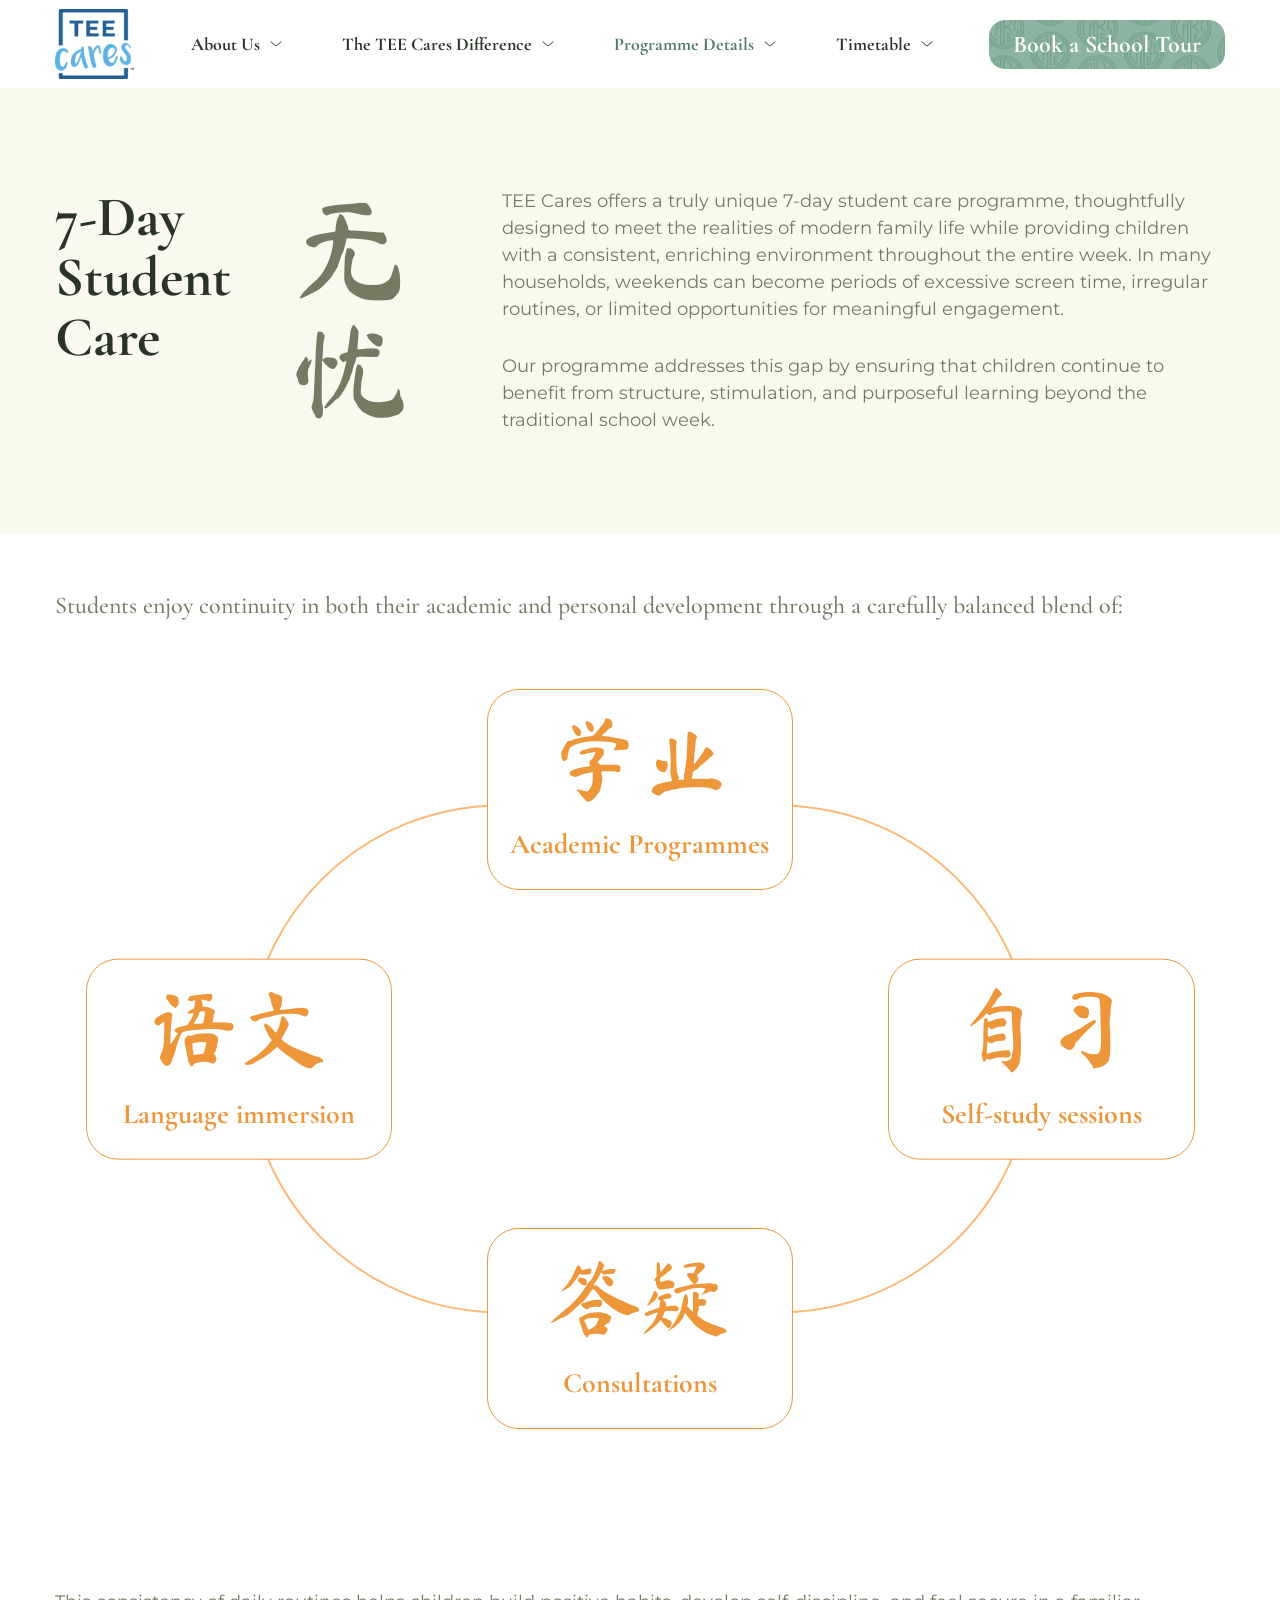
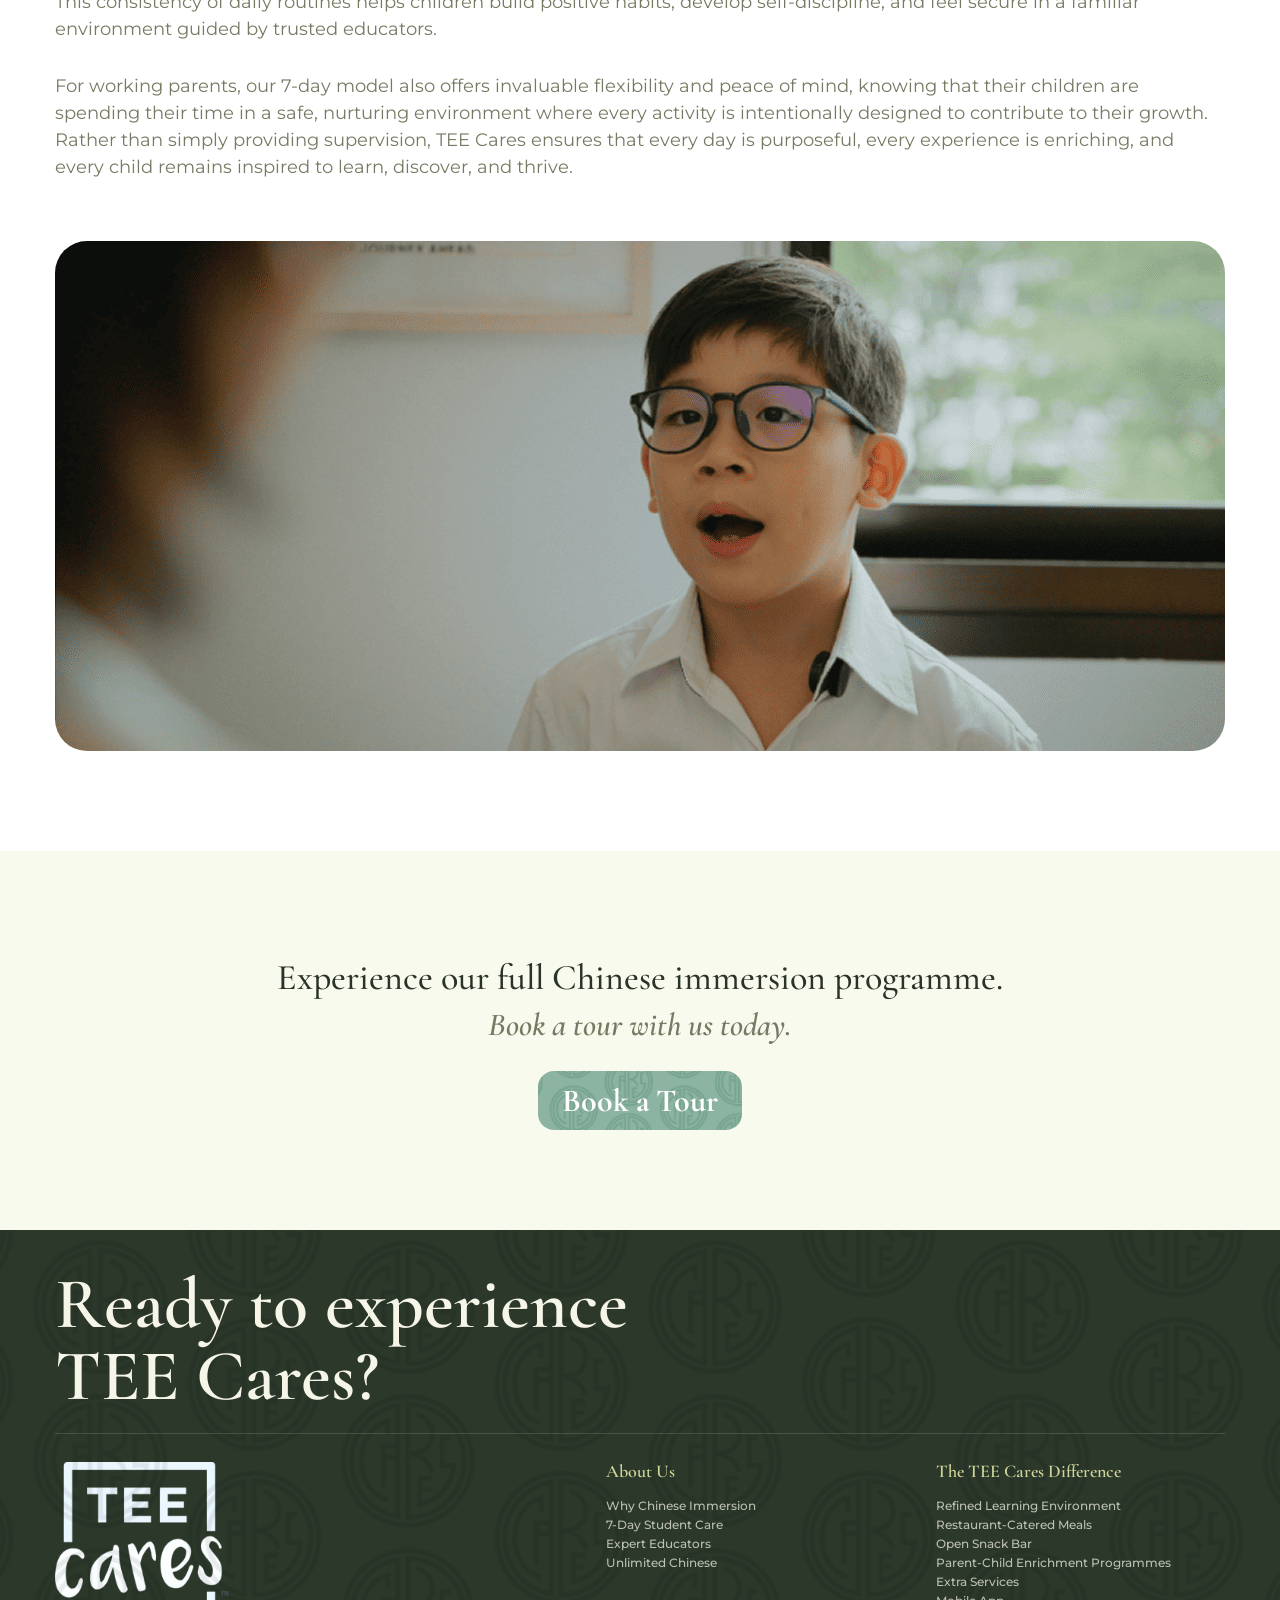
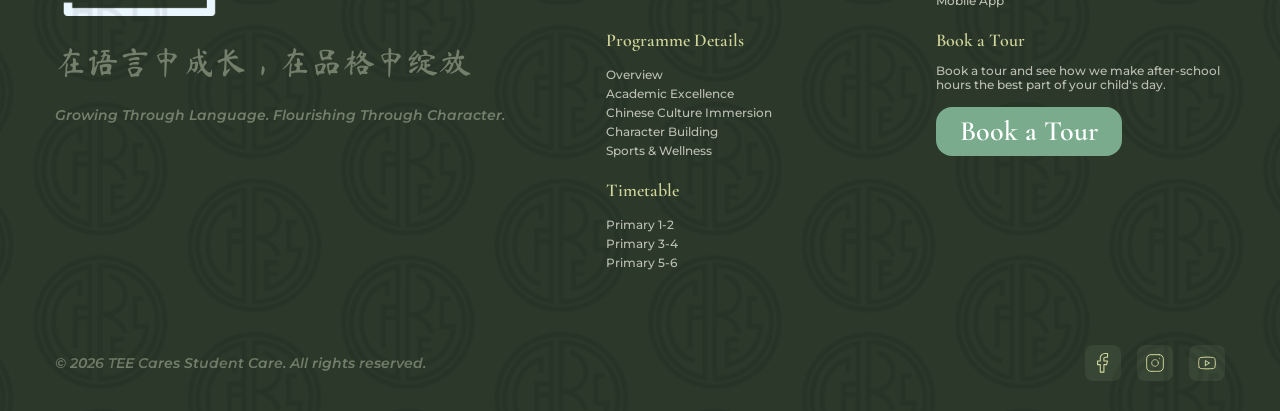
<file: day-student-care.html>
<!doctype html>
<html lang="en">

<head>
	<meta charset="UTF-8" />
	<meta name="viewport" content="width=device-width, initial-scale=1.0" />
	<title>TeeCares</title>
	<link rel="stylesheet" href="./assets/css/main.css" />
	<link rel="stylesheet" href="https://cdn.jsdelivr.net/npm/swiper@8/swiper-bundle.min.css">
	<link rel="stylesheet" href="https://cdn.jsdelivr.net/npm/aos@2.3.4/dist/aos.css">
	<link rel="preconnect" href="https://fonts.googleapis.com">
	<link rel="preconnect" href="https://fonts.gstatic.com" crossorigin>
	<link
		href="https://fonts.googleapis.com/css2?family=Cormorant+Garamond:wght@300;400;500;600;700&family=DM+Sans:wght@100..1000&family=Ma+Shan+Zheng&family=Montserrat:wght@100..900&display=swap"
		rel="stylesheet">
</head>

<body>
	<!-- Header -->
	<header id="masthead" class="site-header">
		<div class="container">
			<div class="main-navigation">
				<div class="header">
					<div class="header__container">
						<div class="header__logo">
							<a href="./index.html">
								<img loading="lazy" class="img-full" src="./assets/img/logo.svg" alt="TEE Cares logo">
							</a>
						</div>

						<nav class="header__nav js-nav">
							<ul>

								<li class="menu-item menu-item-has-children">

									<a href="./about.html">
										About Us
									</a>

									<ul class="sub-menu">

										<li class="menu-item">
											<a href="#">
												Primary 1-2
											</a>
										</li>

										<li class="menu-item">
											<a href="#">
												Primary 3-4
											</a>
										</li>

										<li class="menu-item">
											<a href="#">
												Primary 5-6
											</a>
										</li>

									</ul>

								</li>

								<li class="menu-item menu-item-has-children">

									<a href="#">
										The TEE Cares Difference
									</a>

									<ul class="sub-menu">

										<li class="menu-item">
											<a href="#">
												Primary 1-2
											</a>
										</li>

										<li class="menu-item">
											<a href="#">
												Primary 3-4
											</a>
										</li>

										<li class="menu-item">
											<a href="#">
												Primary 5-6
											</a>
										</li>

									</ul>

								</li>

								<li class="menu-item menu-item-has-children">

									<a href="./day-student-care.html">
										Programme Details
									</a>

									<ul class="sub-menu">

										<li class="menu-item">
											<a href="#">
												Primary 1-2
											</a>
										</li>

										<li class="menu-item">
											<a href="#">
												Primary 3-4
											</a>
										</li>

										<li class="menu-item">
											<a href="#">
												Primary 5-6
											</a>
										</li>

									</ul>

								</li>

								<li class="menu-item menu-item-has-children">

									<a href="#">
										Timetable
									</a>

									<ul class="sub-menu">

										<li class="menu-item">
											<a href="#">
												Primary 1-2
											</a>
										</li>

										<li class="menu-item">
											<a href="#">
												Primary 3-4
											</a>
										</li>

										<li class="menu-item">
											<a href="#">
												Primary 5-6
											</a>
										</li>

									</ul>

								</li>

							</ul>

							<div class="header__cta sp-only">
								<a href="#" class="btn btn-primary">
									Book a School Tour
								</a>
							</div>
						</nav>

						<!-- CTA -->
						<div class="header__actions">
							<a href="#" class="btn btn-primary">
								Book a School Tour
							</a>
						</div>

						<div class="header__toggle sp-only js-menu-toggle">
							<span></span>
							<span></span>
							<span></span>
						</div>
					</div>
				</div>
			</div>
		</div>
		<div class="header-overlay js-header-overlay"></div>
	</header>

	<main>
		<section class="dsc py-100">
			<div class="container dsc__content">
				<div class="dsc__left">
					<h1 class="dsc__title paragraph-title" data-aos="fade-in">7-Day Student Care</h1>
					<p class="dsc__sign font-msz" data-aos="fade-in" data-aos-delay="200">无忧</p>
				</div>

				<div class="dsc__right">
					<p class="dsc__text paragraph-text" data-aos="fade-up" data-aos-delay="400">TEE Cares offers a truly unique 7-day student care programme,
						thoughtfully
						designed to meet the realities of modern family life while providing children with a consistent,
						enriching environment throughout the entire week. In many households, weekends can become
						periods of excessive screen time, irregular routines, or limited opportunities for meaningful
						engagement.</p>
					<p class="paragraph-text" data-aos="fade-up" data-aos-delay="600">
						Our programme addresses this gap by ensuring that children continue to benefit from structure,
						stimulation, and purposeful learning beyond the traditional school week.</p>
				</div>
			</div>
		</section>

		<section class="program">
			<div class="container">
				<p class="program__text font-cg" data-aos="fade-up">Students enjoy continuity in both their academic and personal development
					through a
					carefully balanced blend of:</p>
				<div class="program__diagram" data-aos="fade-up" data-aos-delay="200">
					<div class="program__ellipse"></div>

					<div class="program__item">
						<div class="program__cn font-msz">学业</div>
						<p class="program__en font-cg line-clamp-2">Academic Programmes</p>
					</div>

					<div class="program__item">
						<div class="program__cn font-msz">自习</div>
						<p class="program__en font-cg line-clamp-2">Self-study sessions</p>
					</div>

					<div class="program__item">
						<div class="program__cn font-msz">答疑</div>
						<p class="program__en font-cg line-clamp-2">Consultations</p>
					</div>

					<div class="program__item">
						<div class="program__cn font-msz">语文</div>
						<p class="program__en font-cg line-clamp-2">Language immersion</p>
					</div>
				</div>
			</div>
		</section>

		<section class="info py-100">
			<div class="container">
				<p class="paragraph-text" data-aos="fade-up">This consistency of daily routines helps children build positive
					habits, develop self-discipline, and feel secure
					in a familiar environment guided by trusted educators.</p>
				<p class="info__text paragraph-text" data-aos="fade-up" data-aos-delay="200">For working parents, our 7-day model also offers invaluable
					flexibility and peace of mind, knowing that their
					children are spending their time in a safe, nurturing environment where every activity is
					intentionally designed
					to contribute to their growth. Rather than simply providing supervision, TEE Cares ensures that
					every day is
					purposeful, every experience is enriching, and every child remains inspired to learn, discover, and
					thrive.</p>
				<div class="info__img" data-aos="fade-up" data-aos-delay="400">
					<img loading="lazy" class="img-full" src="./assets/img/dsc-video.png" alt="7-Day Student Care" />
				</div>
			</div>
		</section>

		<section class="booking py-100">
			<div class="container">
				<div class="booking__info">
					<h2 class="booking__slogan font-cg" data-aos="fade-up" data-aos-delay="200">
						Experience our full Chinese immersion programme.
					</h2>
					<p class="booking__call font-cg" data-aos="fade-up" data-aos-delay="400">
						Book a tour with us today.
					</p>

					<div class="booking__btn" data-aos="fade-up" data-aos-delay="600">
						<a href="#" class="btn btn-primary btn--booking">
							Book a Tour
						</a>
					</div>
				</div>
			</div>
		</section>
	</main>

	<!-- Footer -->
	<footer id="colophon" class="site-footer">

		<div class="footer">
			<div class="footer__pattern"></div>
			<div class="container">
				<h2 class="footer__ready font-cg" data-aos="fade-up">Ready to experience<br>TEE Cares?</h2>

				<div class="footer__content">
					<div class="footer__brand">
						<a href="./index.html" class="footer__logo">
							<img loading="lazy" class="img-full" src="./assets/img/logo-footer.svg" alt="Teecares Logo">
						</a>
						<h2 class="footer__cn-slogan font-msz" data-aos="fade-up">在语言中成长，在品格中绽放</h2>
						<h2 class="footer__en-slogan font-mont" data-aos="fade-up">Growing Through Language. Flourishing
							Through Character.
						</h2>
					</div>
					<div class="footer__info">
						<div class="footer__group footer__group--about" data-aos="fade-up">
							<h3 class="footer__title font-cg">About Us</h3>

							<ul class="footer__list">
								<li class="footer__item">
									<a class="footer__link font-mont" href="#">
										Why Chinese Immersion
									</a>
								</li>

								<li class="footer__item">
									<a class="footer__link font-mont" href="./day-student-care.html">
										7-Day Student Care
									</a>
								</li>

								<li class="footer__item">
									<a class="footer__link font-mont" href="#">
										Expert Educators
									</a>
								</li>

								<li class="footer__item">
									<a class="footer__link font-mont" href="#">
										Unlimited Chinese
									</a>
								</li>
							</ul>
						</div>

						<div class="footer__group footer__group--difference" data-aos="fade-up">
							<h3 class="footer__title font-cg">The TEE Cares Difference</h3>

							<ul class="footer__list">
								<li class="footer__item">
									<a class="footer__link font-mont" href="#">
										Refined Learning Environment
									</a>
								</li>

								<li class="footer__item">
									<a class="footer__link font-mont" href="#">
										Restaurant-Catered Meals
									</a>
								</li>

								<li class="footer__item">
									<a class="footer__link font-mont" href="#">
										Open Snack Bar
									</a>
								</li>

								<li class="footer__item">
									<a class="footer__link font-mont" href="#">
										Parent-Child Enrichment Programmes
									</a>
								</li>

								<li class="footer__item">
									<a class="footer__link font-mont" href="#">
										Extra Services
									</a>
								</li>

								<li class="footer__item">
									<a class="footer__link font-mont" href="#">
										Mobile App
									</a>
								</li>
							</ul>
						</div>

						<div class="footer__group footer__group--programme" data-aos="fade-up">
							<h3 class="footer__title font-cg">Programme Details</h3>

							<ul class="footer__list">
								<li class="footer__item">
									<a class="footer__link font-mont" href="#">
										Overview
									</a>
								</li>

								<li class="footer__item">
									<a class="footer__link font-mont" href="#">
										Academic Excellence
									</a>
								</li>

								<li class="footer__item">
									<a class="footer__link font-mont" href="#">
										Chinese Culture Immersion
									</a>
								</li>

								<li class="footer__item">
									<a class="footer__link font-mont" href="#">
										Character Building
									</a>
								</li>

								<li class="footer__item">
									<a class="footer__link font-mont" href="#">
										Sports &amp; Wellness
									</a>
								</li>
							</ul>
						</div>

						<div class="footer__group footer__group--tour" data-aos="fade-up">
							<h3 class="footer__title font-cg">Book a Tour</h3>

							<p class="footer__text font-mont">
								Book a tour and see how we make after-school hours
								the best part of your child's day.
							</p>

							<div class="footer__button">
								<a href="#" class="btn btn-normal btn--footer">
									Book a Tour
								</a>
							</div>
						</div>

						<div class="footer__group footer__group--timetable" data-aos="fade-up">
							<h3 class="footer__title font-cg">Timetable</h3>

							<ul class="footer__list">
								<li class="footer__item">
									<a class="footer__link font-mont" href="#">
										Primary 1-2
									</a>
								</li>

								<li class="footer__item">
									<a class="footer__link font-mont" href="#">
										Primary 3-4
									</a>
								</li>

								<li class="footer__item">
									<a class="footer__link font-mont" href="#">
										Primary 5-6
									</a>
								</li>
							</ul>
						</div>

					</div>
				</div>

				<div class="footer__contact">
					<p class="footer__copyright font-mont">© 2026 TEE Cares Student Care. All rights reserved.</p>
					<div class="footer__socials">
						<a href="#" class="footer__social flex-center">
							<div class="footer__social-icon">
								<img loading="lazy" class="img-full" src="./assets/img/icons/fb.svg" alt="Facebook Icon">
							</div>
						</a>
						<a href="#" class="footer__social flex-center">
							<div class="footer__social-icon">
								<img loading="lazy" class="img-full" src="./assets/img/icons/ins.svg" alt="Instagram Icon">
							</div>
						</a>
						<a href="#" class="footer__social flex-center">
							<div class="footer__social-icon">
								<img loading="lazy" class="img-full" src="./assets/img/icons/youtube.svg" alt="Youtube Icon">
							</div>
						</a>
					</div>
				</div>
			</div>
		</div>

	</footer>

	<script type="module" src="./assets/js/main.js"></script>
	<script src="https://cdn.jsdelivr.net/npm/swiper@8/swiper-bundle.min.js"></script>
	<script src="https://cdn.jsdelivr.net/npm/aos@2.3.4/dist/aos.js"></script>
</body>

</html>
</file>
<file: assets/css/main.css>
@import url("./base/index.css");
@import url("./components/index.css");
@import url("./layouts/index.css");
@import url("./pages/index.css");
</file>
